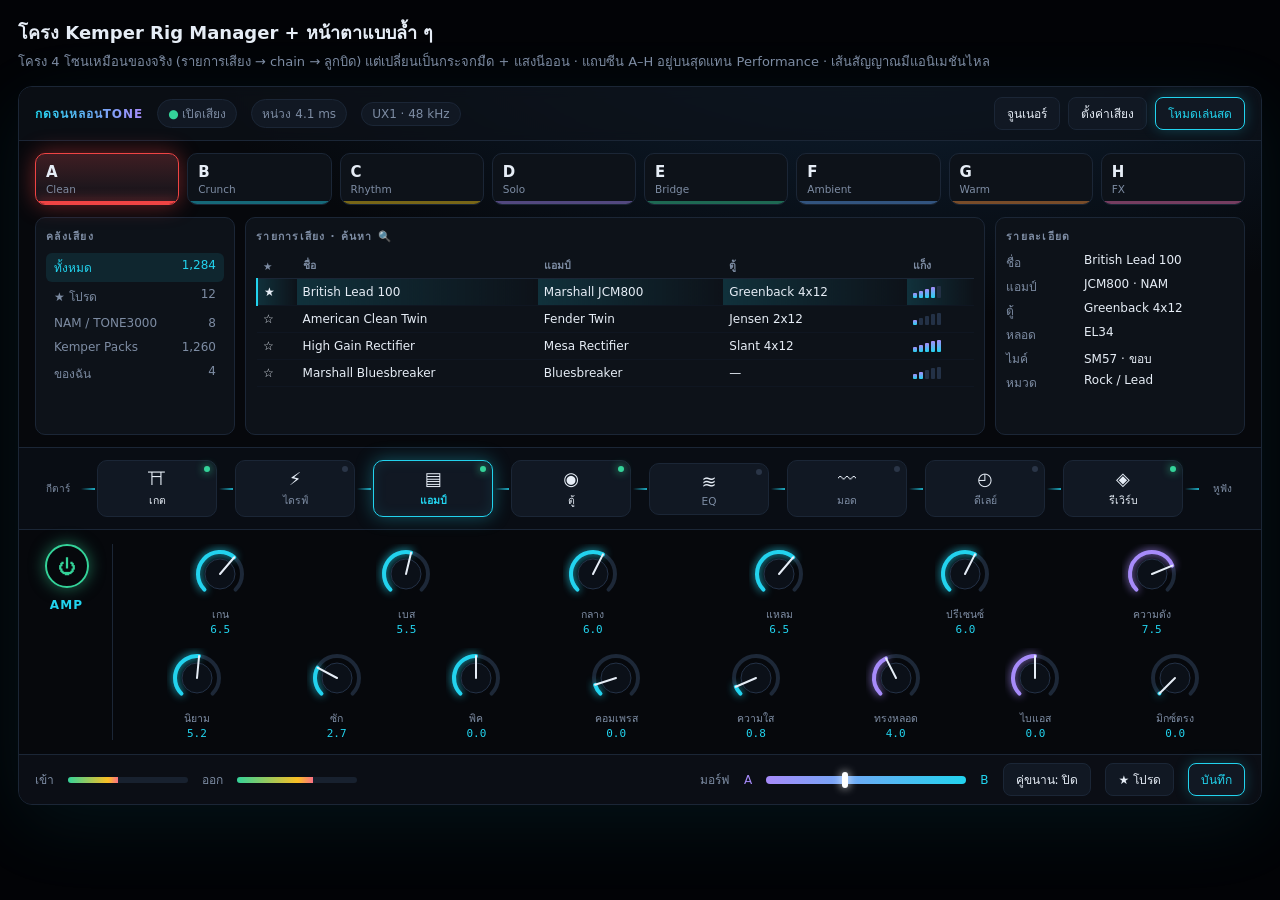
<file: docs/ui-references/tone3000/futuristic-kemper-mockup.html>
<!DOCTYPE html>
<html lang="th">
<head>
<meta charset="utf-8">
<meta name="viewport" content="width=device-width, initial-scale=1">
<title>Futuristic Rig Manager mockup</title>
<style>
  :root { --bg:#06080c; --panel:#0d1219; --panel2:#111823; --line:#1b2636; --txt:#e6edf6; --mut:#7d8ca3; --cy:#22d3ee; --vi:#a78bfa; --ok:#34d399; --hot:#fb7185; }
  * { box-sizing:border-box; }
  body { margin:0; background:#020306; font-family:'Segoe UI',Inter,system-ui,sans-serif; color:var(--txt); padding:18px; }
  h2.t { font-size:18px; margin:0 0 4px; } p.s { margin:0 0 14px; color:var(--mut); font-size:13px; }
  .app { background:radial-gradient(1200px 500px at 70% -10%, #0f2236 0%, transparent 60%), var(--bg); border:1px solid var(--line); border-radius:14px; overflow:hidden; font-size:12px; box-shadow:0 20px 80px rgba(34,211,238,.08); }
  .top { display:flex; align-items:center; gap:14px; padding:10px 16px; border-bottom:1px solid var(--line); background:rgba(13,18,25,.7); backdrop-filter:blur(6px); }
  .logo { font-weight:800; letter-spacing:.08em; background:linear-gradient(90deg,var(--cy),var(--vi)); -webkit-background-clip:text; color:transparent; }
  .pill { padding:4px 10px; border-radius:999px; background:var(--panel2); border:1px solid var(--line); color:var(--mut); }
  .pill b { color:var(--ok); } .sp { margin-left:auto; display:flex; gap:8px; }
  .btn { padding:6px 12px; border-radius:8px; background:var(--panel2); border:1px solid var(--line); color:var(--txt); }
  .btn.pri { border-color:var(--cy); box-shadow:0 0 14px rgba(34,211,238,.25); color:var(--cy); }

  .perf { display:grid; grid-template-columns:repeat(8,1fr); gap:8px; padding:12px 16px; }
  .sc { position:relative; padding:9px 10px; border-radius:10px; background:var(--panel); border:1px solid var(--line); overflow:hidden; }
  .sc .k { font-size:15px; font-weight:800; } .sc .n { color:var(--mut); font-size:10.5px; margin-top:2px; }
  .sc::after { content:''; position:absolute; left:0; right:0; bottom:0; height:3px; background:var(--c); opacity:.45; }
  .sc.on { border-color:var(--c); background:linear-gradient(180deg, color-mix(in srgb,var(--c) 22%, #0d1219), #0d1219); box-shadow:0 0 22px color-mix(in srgb,var(--c) 45%, transparent); }
  .sc.on::after { opacity:1; box-shadow:0 0 12px var(--c); }

  .mid { display:grid; grid-template-columns:200px 1fr 250px; gap:10px; padding:0 16px 12px; height:230px; }
  .card { background:var(--panel); border:1px solid var(--line); border-radius:10px; padding:10px; overflow:hidden; }
  .card h4 { margin:0 0 8px; font-size:10.5px; letter-spacing:.12em; color:var(--mut); text-transform:uppercase; }
  .tree div { padding:5px 8px; border-radius:6px; color:var(--mut); display:flex; justify-content:space-between; }
  .tree .a { background:rgba(34,211,238,.1); color:var(--cy); }
  table { width:100%; border-collapse:collapse; } th { text-align:left; color:var(--mut); font-weight:600; font-size:10.5px; padding:4px 6px; border-bottom:1px solid var(--line); }
  td { padding:6px; border-bottom:1px solid #0f1621; } tr.sel td { background:linear-gradient(90deg,rgba(34,211,238,.16),transparent); } tr.sel td:first-child { border-left:2px solid var(--cy); }
  .g { display:flex; gap:2px; align-items:flex-end; height:12px; } .g i { width:4px; background:#233146; border-radius:1px; } .g i.f { background:linear-gradient(var(--vi),var(--cy)); }
  .kv { display:grid; grid-template-columns:70px 1fr; gap:5px 8px; } .kv span:nth-child(odd){ color:var(--mut); }

  .chain { display:flex; align-items:center; gap:0; padding:12px 16px; border-top:1px solid var(--line); border-bottom:1px solid var(--line); background:rgba(13,18,25,.6); }
  .io { color:var(--mut); font-size:10px; text-align:center; width:46px; }
  .wire { flex:0 0 14px; height:2px; background:linear-gradient(90deg,transparent,var(--cy),transparent); background-size:200% 100%; animation:flow 1.4s linear infinite; opacity:.8; }
  @keyframes flow { from{background-position:200% 0} to{background-position:-200% 0} }
  .blk { flex:1; text-align:center; padding:9px 4px 7px; border-radius:10px; background:var(--panel2); border:1px solid var(--line); position:relative; margin:0 2px; }
  .blk .ic { font-size:18px; line-height:1; } .blk .nm { font-size:10.5px; margin-top:4px; color:var(--mut); }
  .blk .led { position:absolute; top:5px; right:6px; width:6px; height:6px; border-radius:50%; background:#2a3547; }
  .blk.on .led { background:var(--ok); box-shadow:0 0 8px var(--ok); } .blk.on .nm { color:var(--txt); }
  .blk.sel { border-color:var(--cy); box-shadow:0 0 18px rgba(34,211,238,.35), inset 0 0 14px rgba(34,211,238,.1); }
  .blk.sel .nm { color:var(--cy); font-weight:700; }

  .ed { display:flex; gap:14px; padding:14px 16px; }
  .pw { width:78px; display:flex; flex-direction:column; align-items:center; gap:10px; border-right:1px solid var(--line); padding-right:14px; }
  .pw .big { width:44px; height:44px; border-radius:50%; border:2px solid var(--ok); box-shadow:0 0 16px rgba(52,211,153,.5); display:grid; place-items:center; color:var(--ok); font-size:18px; }
  .rows { flex:1; display:flex; flex-direction:column; gap:12px; }
  .row { display:flex; justify-content:space-around; }
  .kn { text-align:center; width:74px; } .kn svg { display:block; margin:0 auto; } .kn .l { color:var(--mut); font-size:10.5px; margin-top:2px; } .kn .v { color:var(--cy); font-family:Consolas,monospace; font-size:11px; }
  .bot { display:flex; align-items:center; gap:14px; padding:8px 16px; border-top:1px solid var(--line); background:rgba(13,18,25,.7); }
  .bar { width:120px; height:6px; background:#18212f; border-radius:3px; overflow:hidden; } .bar i { display:block; height:100%; background:linear-gradient(90deg,var(--ok),#fbbf24 80%,var(--hot)); }
  .morph { width:200px; height:8px; border-radius:4px; background:linear-gradient(90deg,var(--vi),var(--cy)); position:relative; } .morph::after { content:''; position:absolute; left:38%; top:-4px; width:6px; height:16px; background:#fff; border-radius:3px; box-shadow:0 0 10px #fff; }
</style>
</head>
<body>
<h2 class="t">โครง Kemper Rig Manager + หน้าตาแบบล้ำ ๆ</h2>
<p class="s">โครง 4 โซนเหมือนของจริง (รายการเสียง → chain → ลูกบิด) แต่เปลี่ยนเป็นกระจกมืด + แสงนีออน · แถบซีน A–H อยู่บนสุดแทน Performance · เส้นสัญญาณมีแอนิเมชันไหล</p>

<div class="app">
  <div class="top">
    <span class="logo">กดจนหลอนTONE</span>
    <span class="pill"><b>●</b> เปิดเสียง</span>
    <span class="pill">หน่วง 4.1 ms</span>
    <span class="pill">UX1 · 48 kHz</span>
    <div class="sp"><span class="btn">จูนเนอร์</span><span class="btn">ตั้งค่าเสียง</span><span class="btn pri">โหมดเล่นสด</span></div>
  </div>

  <div class="perf" id="perf"></div>

  <div class="mid">
    <div class="card tree"><h4>คลังเสียง</h4>
      <div class="a"><span>ทั้งหมด</span><span>1,284</span></div>
      <div><span>★ โปรด</span><span>12</span></div>
      <div><span>NAM / TONE3000</span><span>8</span></div>
      <div><span>Kemper Packs</span><span>1,260</span></div>
      <div><span>ของฉัน</span><span>4</span></div>
    </div>
    <div class="card"><h4>รายการเสียง · ค้นหา 🔍</h4>
      <table>
        <tr><th>★</th><th>ชื่อ</th><th>แอมป์</th><th>ตู้</th><th>แก็ง</th></tr>
        <tr class="sel"><td>★</td><td>British Lead 100</td><td>Marshall JCM800</td><td>Greenback 4x12</td><td><div class="g"><i class="f" style="height:5px"></i><i class="f" style="height:7px"></i><i class="f" style="height:9px"></i><i class="f" style="height:11px"></i><i style="height:12px"></i></div></td></tr>
        <tr><td>☆</td><td>American Clean Twin</td><td>Fender Twin</td><td>Jensen 2x12</td><td><div class="g"><i class="f" style="height:5px"></i><i style="height:7px"></i><i style="height:9px"></i><i style="height:11px"></i><i style="height:12px"></i></div></td></tr>
        <tr><td>☆</td><td>High Gain Rectifier</td><td>Mesa Rectifier</td><td>Slant 4x12</td><td><div class="g"><i class="f" style="height:5px"></i><i class="f" style="height:7px"></i><i class="f" style="height:9px"></i><i class="f" style="height:11px"></i><i class="f" style="height:12px"></i></div></td></tr>
        <tr><td>☆</td><td>Marshall Bluesbreaker</td><td>Bluesbreaker</td><td>—</td><td><div class="g"><i class="f" style="height:5px"></i><i class="f" style="height:7px"></i><i style="height:9px"></i><i style="height:11px"></i><i style="height:12px"></i></div></td></tr>
      </table>
    </div>
    <div class="card"><h4>รายละเอียด</h4>
      <div class="kv"><span>ชื่อ</span><span>British Lead 100</span><span>แอมป์</span><span>JCM800 · NAM</span><span>ตู้</span><span>Greenback 4x12</span><span>หลอด</span><span>EL34</span><span>ไมค์</span><span>SM57 · ขอบ</span><span>หมวด</span><span>Rock / Lead</span></div>
    </div>
  </div>

  <div class="chain" id="chain"></div>

  <div class="ed">
    <div class="pw"><div class="big">⏻</div><div style="color:var(--cy);font-weight:700;letter-spacing:.1em">AMP</div></div>
    <div class="rows"><div class="row" id="r1"></div><div class="row" id="r2"></div></div>
  </div>

  <div class="bot">
    <span style="color:var(--mut)">เข้า</span><div class="bar"><i style="width:42%"></i></div>
    <span style="color:var(--mut)">ออก</span><div class="bar"><i style="width:63%"></i></div>
    <span style="margin-left:auto;color:var(--mut)">มอร์ฟ</span><span style="color:var(--vi)">A</span><div class="morph"></div><span style="color:var(--cy)">B</span>
    <span class="btn">คู่ขนาน: ปิด</span><span class="btn">★ โปรด</span><span class="btn pri">บันทึก</span>
  </div>
</div>

<script>
const scenes=[['A','Clean','#ef4444',1],['B','Crunch','#22d3ee'],['C','Rhythm','#facc15'],['D','Solo','#a78bfa'],['E','Bridge','#34d399'],['F','Ambient','#60a5fa'],['G','Warm','#fb923c'],['H','FX','#f472b6']];
document.getElementById('perf').innerHTML=scenes.map(s=>`<div class="sc ${s[3]?'on':''}" style="--c:${s[2]}"><div class="k">${s[0]}</div><div class="n">${s[1]}</div></div>`).join('');

const blocks=[['เกต','⛩',1],['ไดรฟ์','⚡',0],['แอมป์','▤',1,1],['ตู้','◉',1],['EQ','≋',0],['มอด','〰',0],['ดีเลย์','◴',0],['รีเวิร์บ','◈',1]];
document.getElementById('chain').innerHTML='<div class="io">กีตาร์</div><div class="wire"></div>'+blocks.map((b,i)=>`<div class="blk ${b[2]?'on':''} ${b[3]?'sel':''}"><span class="led"></span><div class="ic">${b[1]}</div><div class="nm">${b[0]}</div></div>${i<blocks.length-1?'<div class="wire"></div>':''}`).join('')+'<div class="wire"></div><div class="io">หูฟัง</div>';

function knob(label,val,txt,col){
  const a0=-135,a1=135,a=a0+(a1-a0)*val,r=22,cx=30,cy=30;
  const p=(d)=>{const t=(d-90)*Math.PI/180;return [cx+r*Math.cos(t),cy+r*Math.sin(t)]};
  const arc=(s,e)=>{const [x1,y1]=p(s),[x2,y2]=p(e);return `M${x1} ${y1} A${r} ${r} 0 ${e-s>180?1:0} 1 ${x2} ${y2}`};
  const [px,py]=p(a);
  return `<div class="kn"><svg width="60" height="60" viewBox="0 0 60 60"><path d="${arc(a0,a1)}" stroke="#1d2838" stroke-width="4" fill="none" stroke-linecap="round"/><path d="${arc(a0,a)}" stroke="${col||'#22d3ee'}" stroke-width="4" fill="none" stroke-linecap="round" style="filter:drop-shadow(0 0 4px ${col||'#22d3ee'})"/><circle cx="30" cy="30" r="15" fill="#0b1018" stroke="#243247"/><line x1="30" y1="30" x2="${px}" y2="${py}" stroke="#e6edf6" stroke-width="2" stroke-linecap="round"/></svg><div class="l">${label}</div><div class="v">${txt}</div></div>`;
}
document.getElementById('r1').innerHTML=[['เกน',.65,'6.5'],['เบส',.55,'5.5'],['กลาง',.6,'6.0'],['แหลม',.65,'6.5'],['ปรีเซนซ์',.6,'6.0'],['ความดัง',.75,'7.5','#a78bfa']].map(k=>knob(...k)).join('');
document.getElementById('r2').innerHTML=[['นิยาม',.52,'5.2'],['ซัก',.27,'2.7'],['พิค',.5,'0.0'],['คอมเพรส',.1,'0.0'],['ความใส',.08,'0.8'],['ทรงหลอด',.4,'4.0','#a78bfa'],['ไบแอส',.5,'0.0','#a78bfa'],['มิกซ์ตรง',0,'0.0']].map(k=>knob(...k)).join('');
</script>
</body>
</html>
</file>
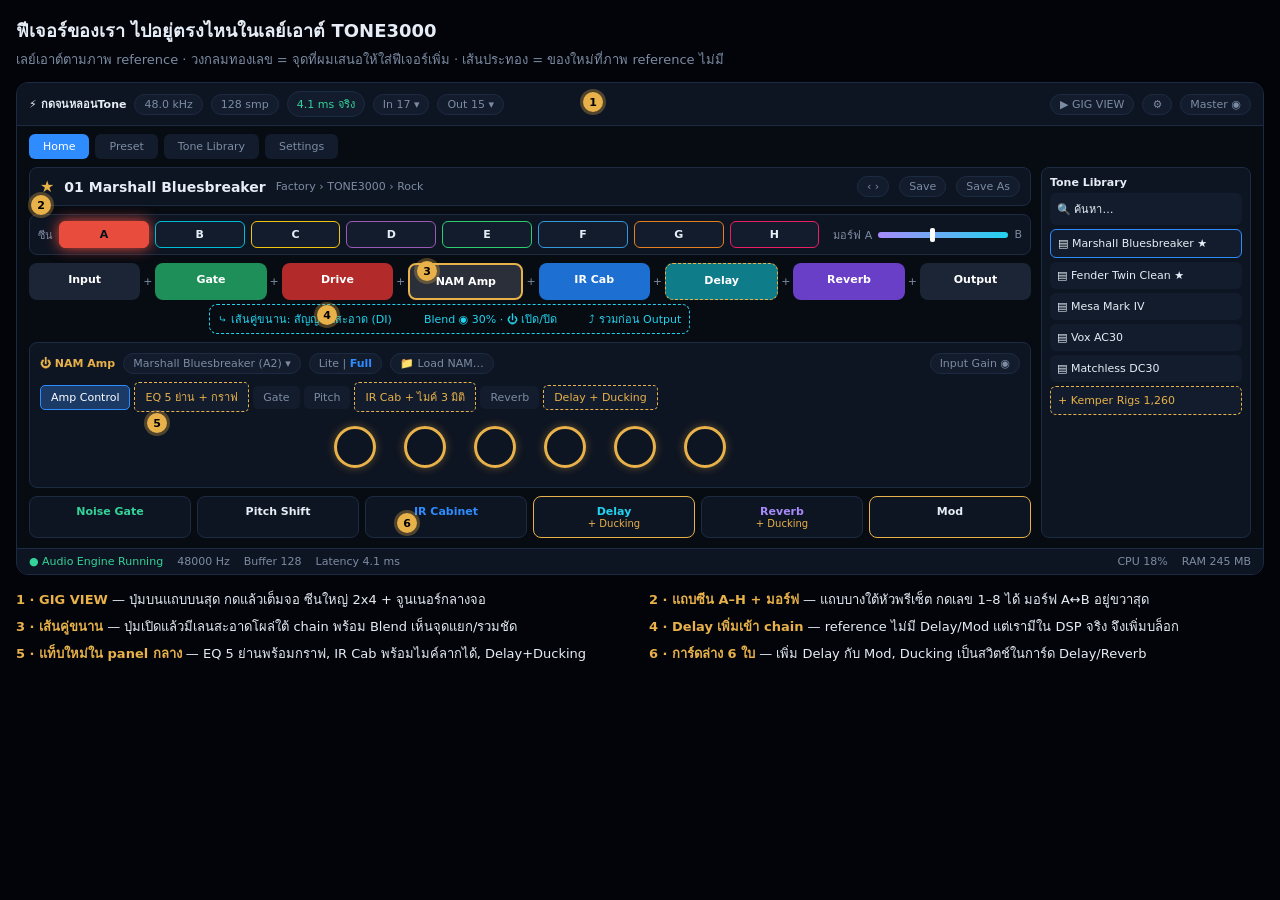
<file: docs/ui-references/tone3000/placement-ideas-mockup.html>
<!DOCTYPE html>
<html lang="th"><head><meta charset="utf-8"><meta name="viewport" content="width=device-width, initial-scale=1">
<title>Feature placement on TONE3000 layout</title>
<style>
:root{--bg:#070b12;--pn:#0e1522;--pn2:#121c2d;--ln:#1d2b42;--tx:#e6edf6;--mu:#7d8ca3;--bl:#2f8cff;--gd:#e8b14a;--gr:#34d399;--rd:#ef4444;--vi:#a78bfa;--nw:#22d3ee}
*{box-sizing:border-box}body{margin:0;background:#020409;color:var(--tx);font-family:'Segoe UI',system-ui,sans-serif;padding:16px}
h2{margin:0 0 4px;font-size:18px}p.s{margin:0 0 12px;color:var(--mu);font-size:13px}
.app{background:var(--bg);border:1px solid var(--ln);border-radius:12px;font-size:11px;position:relative;overflow:hidden}
.row{display:flex;gap:8px;align-items:center}
.top{padding:8px 12px;border-bottom:1px solid var(--ln);background:var(--pn)}
.pill{padding:3px 9px;border-radius:999px;background:var(--pn2);border:1px solid var(--ln);color:var(--mu)}
.nav{padding:8px 12px;gap:6px}.tab{padding:6px 14px;border-radius:6px;background:var(--pn2);color:var(--mu)}.tab.on{background:var(--bl);color:#fff}
.body{display:grid;grid-template-columns:1fr 210px;gap:10px;padding:0 12px 10px}
.hdr{background:var(--pn);border:1px solid var(--ln);border-radius:8px;padding:8px 10px;gap:10px}
.perf{background:var(--pn);border:1px solid var(--ln);border-radius:8px;padding:6px 8px;gap:6px;margin-top:8px}
.sc{flex:1;text-align:center;padding:6px 0;border-radius:6px;background:var(--pn2);border:1px solid var(--c);font-weight:700}
.sc.on{background:var(--c);color:#06101a;box-shadow:0 0 14px var(--c)}
.morph{width:130px;height:6px;border-radius:3px;background:linear-gradient(90deg,var(--vi),var(--nw));position:relative}
.morph:after{content:'';position:absolute;left:40%;top:-4px;width:5px;height:14px;background:#fff;border-radius:2px}
.chain{margin-top:8px;gap:3px;align-items:stretch}
.blk{flex:1;text-align:center;padding:10px 2px;border-radius:8px;font-weight:600;color:#fff}
.plus{color:var(--mu);align-self:center}
.lane{margin:4px 0 0 18%;width:48%;border:1px dashed var(--nw);border-radius:8px;padding:5px 8px;color:var(--nw);display:flex;justify-content:space-between;align-items:center}
.panel{margin-top:8px;background:var(--pn);border:1px solid var(--ln);border-radius:8px;padding:10px}
.tabs2{gap:4px;margin:8px 0}.t2{padding:5px 10px;border-radius:5px;background:var(--pn2);color:var(--mu)}.t2.on{background:#1b3a66;color:#fff;border:1px solid var(--bl)}.t2.new{border:1px dashed var(--gd);color:var(--gd)}
.kn{display:inline-block;width:42px;height:42px;border-radius:50%;border:3px solid var(--gd);margin:0 14px;box-shadow:0 0 8px rgba(232,177,74,.35)}
.cards{display:grid;grid-template-columns:repeat(6,1fr);gap:6px;margin-top:8px}
.card{background:var(--pn);border:1px solid var(--ln);border-radius:8px;padding:8px;text-align:center}
.card.new{border-color:var(--gd)}
.lib{background:var(--pn);border:1px solid var(--ln);border-radius:8px;padding:8px;margin-top:0}
.li{padding:7px;border-radius:6px;margin-top:4px;background:var(--pn2)}
.status{padding:6px 12px;border-top:1px solid var(--ln);background:var(--pn);color:var(--mu);gap:14px}
.n{position:absolute;z-index:3;width:20px;height:20px;border-radius:50%;background:var(--gd);color:#000;font-weight:800;display:grid;place-items:center;font-size:11px;box-shadow:0 0 0 3px rgba(232,177,74,.3)}
.legend{margin-top:14px;display:grid;grid-template-columns:1fr 1fr;gap:6px 18px;font-size:13px}
.legend b{color:var(--gd)}
</style></head><body>
<h2>ฟีเจอร์ของเรา ไปอยู่ตรงไหนในเลย์เอาต์ TONE3000</h2>
<p class="s">เลย์เอาต์ตามภาพ reference · วงกลมทองเลข = จุดที่ผมเสนอให้ใส่ฟีเจอร์เพิ่ม · เส้นประทอง = ของใหม่ที่ภาพ reference ไม่มี</p>

<div class="app">
  <div class="n" style="left:566px;top:9px">1</div>
  <div class="n" style="left:14px;top:112px">2</div>
  <div class="n" style="left:400px;top:178px">3</div>
  <div class="n" style="left:300px;top:222px">4</div>
  <div class="n" style="left:130px;top:330px">5</div>
  <div class="n" style="left:380px;top:430px">6</div>

  <div class="row top"><b>⚡ กดจนหลอนTone</b><span class="pill">48.0 kHz</span><span class="pill">128 smp</span><span class="pill" style="color:var(--gr)">4.1 ms จริง</span><span class="pill">In 17 ▾</span><span class="pill">Out 15 ▾</span><span style="margin-left:auto" class="pill" style="border-color:var(--gd)">▶ GIG VIEW</span><span class="pill">⚙</span><span class="pill">Master ◉</span></div>
  <div class="row nav"><span class="tab on">Home</span><span class="tab">Preset</span><span class="tab">Tone Library</span><span class="tab">Settings</span></div>

  <div class="body">
    <div>
      <div class="row hdr"><span style="color:var(--gd);font-size:16px">★</span><b style="font-size:14px">01 Marshall Bluesbreaker</b><span style="color:var(--mu)">Factory › TONE3000 › Rock</span><span style="margin-left:auto" class="pill">‹ ›</span><span class="pill">Save</span><span class="pill">Save As</span></div>

      <div class="row perf"><span style="color:var(--mu)">ซีน</span>
        <div class="sc on" style="--c:#e74c3c">A</div><div class="sc" style="--c:#00bcd4">B</div><div class="sc" style="--c:#f1c40f">C</div><div class="sc" style="--c:#9b59b6">D</div><div class="sc" style="--c:#2ecc71">E</div><div class="sc" style="--c:#3498db">F</div><div class="sc" style="--c:#e67e22">G</div><div class="sc" style="--c:#e91e63">H</div>
        <span style="color:var(--mu);margin-left:8px">มอร์ฟ A</span><div class="morph"></div><span style="color:var(--mu)">B</span>
      </div>

      <div class="row chain">
        <div class="blk" style="background:#1c2536">Input</div><span class="plus">+</span>
        <div class="blk" style="background:#1f8f5a">Gate</div><span class="plus">+</span>
        <div class="blk" style="background:#b32a2a">Drive</div><span class="plus">+</span>
        <div class="blk" style="background:#2a2f3a;border:2px solid var(--gd)">NAM Amp</div><span class="plus">+</span>
        <div class="blk" style="background:#1d6fd1">IR Cab</div><span class="plus">+</span>
        <div class="blk" style="background:#0f7c8a;border:1px dashed var(--gd)">Delay</div><span class="plus">+</span>
        <div class="blk" style="background:#6a3fc8">Reverb</div><span class="plus">+</span>
        <div class="blk" style="background:#1c2536">Output</div>
      </div>
      <div class="lane"><span>⤷ เส้นคู่ขนาน: สัญญาณสะอาด (DI)</span><span>Blend ◉ 30% · ⏻ เปิด/ปิด</span><span>⤴ รวมก่อน Output</span></div>

      <div class="panel">
        <div class="row"><b style="color:var(--gd)">⏻ NAM Amp</b><span class="pill">Marshall Bluesbreaker (A2) ▾</span><span class="pill">Lite | <b style="color:var(--bl)">Full</b></span><span class="pill">📁 Load NAM…</span><span style="margin-left:auto" class="pill">Input Gain ◉</span></div>
        <div class="row tabs2"><span class="t2 on">Amp Control</span><span class="t2 new">EQ 5 ย่าน + กราฟ</span><span class="t2">Gate</span><span class="t2">Pitch</span><span class="t2 new">IR Cab + ไมค์ 3 มิติ</span><span class="t2">Reverb</span><span class="t2 new">Delay + Ducking</span></div>
        <div style="text-align:center;padding:6px"><span class="kn"></span><span class="kn"></span><span class="kn"></span><span class="kn"></span><span class="kn"></span><span class="kn"></span></div>
      </div>

      <div class="cards">
        <div class="card"><b style="color:var(--gr)">Noise Gate</b></div>
        <div class="card"><b>Pitch Shift</b></div>
        <div class="card"><b style="color:var(--bl)">IR Cabinet</b></div>
        <div class="card new"><b style="color:var(--nw)">Delay</b><div style="color:var(--gd);font-size:10px">+ Ducking</div></div>
        <div class="card"><b style="color:var(--vi)">Reverb</b><div style="color:var(--gd);font-size:10px">+ Ducking</div></div>
        <div class="card new"><b>Mod</b></div>
      </div>
    </div>

    <div class="lib"><b>Tone Library</b>
      <div class="li">🔍 ค้นหา…</div>
      <div class="li" style="border:1px solid var(--bl)">▤ Marshall Bluesbreaker ★</div>
      <div class="li">▤ Fender Twin Clean ★</div><div class="li">▤ Mesa Mark IV</div><div class="li">▤ Vox AC30</div><div class="li">▤ Matchless DC30</div>
      <div class="li" style="border:1px dashed var(--gd);color:var(--gd)">+ Kemper Rigs 1,260</div>
    </div>
  </div>
  <div class="row status"><span style="color:var(--gr)">● Audio Engine Running</span><span>48000 Hz</span><span>Buffer 128</span><span>Latency 4.1 ms</span><span style="margin-left:auto">CPU 18%</span><span>RAM 245 MB</span></div>
</div>

<div class="legend">
  <div><b>1 · GIG VIEW</b> — ปุ่มบนแถบบนสุด กดแล้วเต็มจอ ซีนใหญ่ 2x4 + จูนเนอร์กลางจอ</div>
  <div><b>2 · แถบซีน A–H + มอร์ฟ</b> — แถบบางใต้หัวพรีเซ็ต กดเลข 1–8 ได้ มอร์ฟ A↔B อยู่ขวาสุด</div>
  <div><b>3 · เส้นคู่ขนาน</b> — ปุ่มเปิดแล้วมีเลนสะอาดโผล่ใต้ chain พร้อม Blend เห็นจุดแยก/รวมชัด</div>
  <div><b>4 · Delay เพิ่มเข้า chain</b> — reference ไม่มี Delay/Mod แต่เรามีใน DSP จริง จึงเพิ่มบล็อก</div>
  <div><b>5 · แท็บใหม่ใน panel กลาง</b> — EQ 5 ย่านพร้อมกราฟ, IR Cab พร้อมไมค์ลากได้, Delay+Ducking</div>
  <div><b>6 · การ์ดล่าง 6 ใบ</b> — เพิ่ม Delay กับ Mod, Ducking เป็นสวิตช์ในการ์ด Delay/Reverb</div>
</div>
</body></html>
</file>
